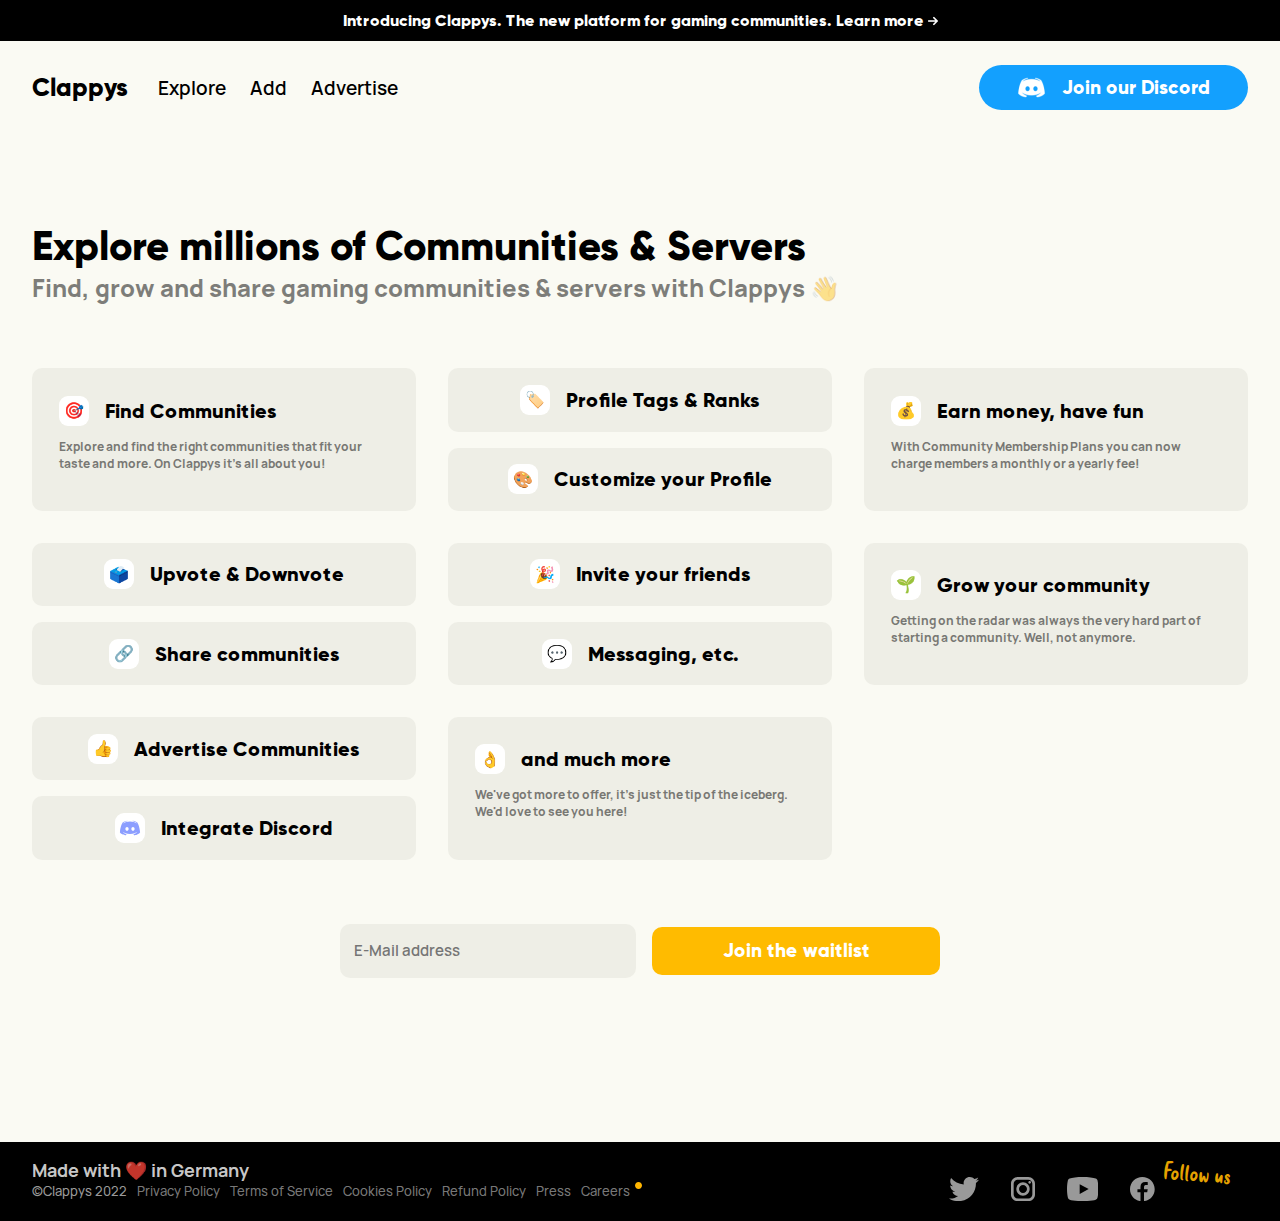
<file: index.html>
<!DOCTYPE html>
<html lang="en">

<head>
    <meta charset="UTF-8">
    <meta http-equiv="X-UA-Compatible" content="IE=edge">
    <meta name="viewport" content="width=device-width, initial-scale=1.0">
    <link rel="stylesheet" href="index.css">
    <title>Clappys</title>
</head>

<body>

    <div class="backdrop"></div>
    <a href="#">
        <div data-layer="f5df502e-e58e-4486-aad8-0138da4c94d0" class="gruppe188">
            <div data-layer="2d276bac-accc-402a-9848-7774b3c7bf21" class="gruppe114">
                <div class="introducingClappysTheNewPlatformForGamingCommunities">
                    Introducing Clappys. The new platform
                    for gaming communities. Learn more
                    <span class="rightArrow1"></span>
                </div>
            </div>
        </div>
    </a>

    <div class="navbar">
        <div class="toggle-button">
            <div class="navbar-line__1"></div>
            <div class="navbar-line__2"></div>
            <div class="navbar-line__3"></div>
        </div>

        <div class="main-navbar">
            <a href="">
                <div class="clappys">Clappys</div>
            </a>
            <div class="main-navbar__headings">
                <a href="">
                    <div class="explore">Explore</div>
                </a>
                <a href="">
                    <div class="add">Add</div>
                </a>
                <a href="">
                    <div class="advertise">Advertise</div>
                </a>
            </div>
        </div>
        <a class="discord-link" href="#">
            <div class="discord">
                <img class="discord-logo" src="./assets/icons8Discord480.png" alt="discord">
                <p class="discord-title">Join our Discord</p>
            </div>
        </a>
    </div>


    <nav class="mobile-nav">
        <div class="mobile-nav_items">
            <a href="#">Explore</a>
            <a href="#">Add</a>
            <a href="#">Advertise</a>
        </div>
    </nav>

    <div class="clappys-tagline">
        <h1>Explore millions of Communities & Servers</h1>
        <h2>Find, grow and share gaming communities & servers with Clappys 👋</h2>
        <a href="">
            <div class="discord-mobile">
                <img class="discord-logo" src="./assets/icons8Discord480.png" alt="discord">
                <p class="discord-title">Join our Discord</p>
            </div>
        </a>
    </div>


    <div class="promotions">

        <div class="promotion">
            <h3>
                <span class="promotion-icon">🎯</span>
                Find Communities
            </h3>
            <p>
                Explore and find the right communities
                that fit your taste and more. On Clappys
                it's all about you!
            </p>
        </div>
        <div class="two-promotions">
            <div class="promotion single-promotion">
                <h3>
                    <span class="promotion-icon">🏷️</span>
                    Profile Tags & Ranks
                </h3>
            </div>
            <div class="promotion single-promotion">
                <h3>
                    <span class="promotion-icon">🎨</span>
                    Customize your Profile
                </h3>
            </div>

        </div>
        <div class="promotion">
            <h3>
                <span class="promotion-icon">💰 </span>
                Earn money, have fun
            </h3>
            <p>With Community Membership Plans you
                can now charge members a monthly or a
                yearly fee!</p>
        </div>


        <div class="two-promotions">
            <div class="promotion single-promotion">
                <h3>
                    <span class="promotion-icon">🗳️</span>
                    Upvote & Downvote
                </h3>
            </div>
            <div class="promotion single-promotion">
                <h3>
                    <span class="promotion-icon">🔗</span>
                    Share communities
                </h3>
            </div>
        </div>
        <div class="two-promotions">
            <div class="promotion single-promotion">
                <h3>
                    <span class="promotion-icon">🎉</span>
                    Invite your friends
                </h3>
            </div>
            <div class="promotion single-promotion">
                <h3>
                    <span class="promotion-icon">💬</span>
                    Messaging, etc.
                </h3>
            </div>
        </div>

        <div class="promotion">
            <h3>
                <span class="promotion-icon">🌱</span>
                Grow your community
            </h3>
            <p>Getting on the radar was always the very
                hard part of starting a community. Well,
                not anymore.</p>
        </div>

        <div class="two-promotions">
            <div class="promotion single-promotion">
                <h3>
                    <span class="promotion-icon">👍</span>
                    Advertise Communities
                </h3>
            </div>
            <div class="promotion single-promotion">
                <h3>
                    <span class="promotion-icon">
                        <svg xmlns="http://www.w3.org/2000/svg" x="0px" y="0px" width="22" viewBox="0 0 48 48"
                            style=" fill:#000000;">
                            <path fill="#8c9eff"
                                d="M40,12c0,0-4.585-3.588-10-4l-0.488,0.976C34.408,10.174,36.654,11.891,39,14c-4.045-2.065-8.039-4-15-4s-10.955,1.935-15,4c2.346-2.109,5.018-4.015,9.488-5.024L18,8c-5.681,0.537-10,4-10,4s-5.121,7.425-6,22c5.162,5.953,13,6,13,6l1.639-2.185C13.857,36.848,10.715,35.121,8,32c3.238,2.45,8.125,5,16,5s12.762-2.55,16-5c-2.715,3.121-5.857,4.848-8.639,5.815L33,40c0,0,7.838-0.047,13-6C45.121,19.425,40,12,40,12z M17.5,30c-1.933,0-3.5-1.791-3.5-4c0-2.209,1.567-4,3.5-4s3.5,1.791,3.5,4C21,28.209,19.433,30,17.5,30z M30.5,30c-1.933,0-3.5-1.791-3.5-4c0-2.209,1.567-4,3.5-4s3.5,1.791,3.5,4C34,28.209,32.433,30,30.5,30z">
                            </path>
                        </svg>

                    </span>
                    Integrate Discord
                </h3>
            </div>
        </div>
        <div class="promotion">
            <h3>
                <span class="promotion-icon">👌</span>
                and much more
            </h3>
            <p>We've got more to offer, it's just the tip
                of the iceberg. We'd love to see you here!</p>
        </div>

    </div>

    <form action="https://formsubmit.co/your@email.com" method="POST">
        <input type="email" id="email" name="email" placeholder="E-Mail address">
        <button type="submit">Join the waitlist</button>
    </form>

    <footer>
        <div class="footer-tagline">Made with ❤️ in Germany</div>
        <div class="footer-social-media_mobile">
            <a href="">
                <div class="surface10647851">
                    <svg preserveAspectRatio="none" style="width: 30px;height: 24.16px;"
                        viewBox="59.96879959106445 90 30 24.16455078125" class="pfad15">
                        <path
                            d="M 89.96880340576172 92.857177734375 C 88.86639404296875 93.34538269042969 87.68058776855469 93.6712646484375 86.43003082275391 93.82550048828125 C 87.701416015625 93.07073974609375 88.67984008789062 91.86634063720703 89.1387939453125 90.4439697265625 C 87.94914245605469 91.14149475097656 86.63085174560547 91.65419006347656 85.22830200195312 91.92400360107422 C 84.108642578125 90.73658752441406 82.51111602783203 90 80.74143218994141 90 C 77.34164428710938 90 74.5860595703125 92.73151397705078 74.5860595703125 96.09938812255859 C 74.5860595703125 96.57627105712891 74.64171600341797 97.04006195068359 74.74678802490234 97.49085235595703 C 69.63230895996094 97.234375 65.09596252441406 94.80300903320312 62.06106185913086 91.1131591796875 C 61.52790832519531 92.01483154296875 61.22779846191406 93.07073974609375 61.22779846191406 94.18456268310547 C 61.22779846191406 96.30187225341797 62.31201553344727 98.16596221923828 63.96522521972656 99.26419830322266 C 62.95616912841797 99.23328399658203 62.00638198852539 98.95264434814453 61.17474365234375 98.50251770019531 C 61.17474365234375 98.52110290527344 61.17474365234375 98.54843139648438 61.17474365234375 98.57408905029297 C 61.17474365234375 101.5331726074219 63.29696273803711 103.9971313476562 66.11019897460938 104.557991027832 C 65.59590911865234 104.6985626220703 65.05262756347656 104.7770614624023 64.49284362792969 104.7770614624023 C 64.09503936767578 104.7770614624023 63.70774459838867 104.7321472167969 63.3327751159668 104.6643981933594 C 64.11587524414062 107.0828628540039 66.38851165771484 108.8499526977539 69.08061218261719 108.902702331543 C 66.97404479980469 110.5356521606445 64.32093811035156 111.5140609741211 61.43611526489258 111.5140609741211 C 60.93811416625977 111.5140609741211 60.45052337646484 111.4858093261719 59.96879959106445 111.4271545410156 C 62.69447326660156 113.1529159545898 65.93088531494141 114.1645736694336 69.40483093261719 114.1645736694336 C 80.72451782226562 114.1645736694336 86.91732025146484 104.8688049316406 86.91732025146484 96.80442047119141 C 86.91732025146484 96.54010772705078 86.90915679931641 96.27679443359375 86.896484375 96.01706695556641 C 88.10472106933594 95.16364288330078 89.14629364013672 94.08723449707031 89.96880340576172 92.857177734375" />
                    </svg>
                </div>
            </a>
            <a href="">
                <div style="width: 24.16px" class="surface10656716">
                    <svg preserveAspectRatio="none" viewBox="48 48 24.16455078125 24.16455078125" class="pfad16">
                        <path
                            d="M 54.71237945556641 48 C 51.01106262207031 48 48 51.01106262207031 48 54.71237945556641 L 48 65.45217895507812 C 48 69.15346527099609 51.01106262207031 72.16455078125 54.71237945556641 72.16455078125 L 65.45217895507812 72.16455078125 C 69.15346527099609 72.16455078125 72.16455078125 69.15346527099609 72.16455078125 65.45217895507812 L 72.16455078125 54.71237945556641 C 72.16455078125 51.01106262207031 69.15346527099609 48 65.45217895507812 48 L 54.71237945556641 48 Z M 54.71237945556641 50.68495178222656 L 65.45217895507812 50.68495178222656 C 67.67271423339844 50.68495178222656 69.47960662841797 52.49183654785156 69.47960662841797 54.71237945556641 L 69.47960662841797 65.45217895507812 C 69.47960662841797 67.67271423339844 67.67271423339844 69.47960662841797 65.45217895507812 69.47960662841797 L 54.71237945556641 69.47960662841797 C 52.49183654785156 69.47960662841797 50.68495178222656 67.67271423339844 50.68495178222656 65.45217895507812 L 50.68495178222656 54.71237945556641 C 50.68495178222656 52.49183654785156 52.49183654785156 50.68495178222656 54.71237945556641 50.68495178222656 Z M 66.79465484619141 52.02742767333984 C 66.05326843261719 52.02742767333984 65.45217895507812 52.62851715087891 65.45217895507812 53.36990356445312 C 65.45217895507812 54.11128234863281 66.05326843261719 54.71237945556641 66.79465484619141 54.71237945556641 C 67.53603363037109 54.71237945556641 68.13713073730469 54.11128234863281 68.13713073730469 53.36990356445312 C 68.13713073730469 52.62851715087891 67.53603363037109 52.02742767333984 66.79465484619141 52.02742767333984 Z M 60.082275390625 53.36990356445312 C 56.38098907470703 53.36990356445312 53.36990356445312 56.38098907470703 53.36990356445312 60.082275390625 C 53.36990356445312 63.78356170654297 56.38098907470703 66.79465484619141 60.082275390625 66.79465484619141 C 63.78356170654297 66.79465484619141 66.79465484619141 63.78356170654297 66.79465484619141 60.082275390625 C 66.79465484619141 56.38098907470703 63.78356170654297 53.36990356445312 60.082275390625 53.36990356445312 Z M 60.082275390625 56.05485534667969 C 62.30281066894531 56.05485534667969 64.10970306396484 57.86174011230469 64.10970306396484 60.082275390625 C 64.10970306396484 62.30281066894531 62.30281066894531 64.10970306396484 60.082275390625 64.10970306396484 C 57.86174011230469 64.10970306396484 56.05485534667969 62.30281066894531 56.05485534667969 60.082275390625 C 56.05485534667969 57.86174011230469 57.86174011230469 56.05485534667969 60.082275390625 56.05485534667969 Z M 60.082275390625 56.05485534667969" />
                    </svg>
                </div>
            </a>
            <a href="">
                <div class="surface10654657">
                    <svg style="width: 31.41px;" data-layer="9ba2cee8-ee5e-430a-a31d-da7f481c0ed1"
                        preserveAspectRatio="none" viewBox="48 96 31.413909912109375 24.16455078125" class="pfad17">
                        <path
                            d="M 78.48115539550781 99.28751373291016 C 78.27651214599609 98.41766357421875 77.62278747558594 97.71998596191406 76.74969482421875 97.44330596923828 C 74.436767578125 96.70915222167969 69.41831970214844 96 63.70695495605469 96 C 57.99559020996094 96 52.97714233398438 96.70915222167969 50.66364288330078 97.44330596923828 C 49.79051208496094 97.71998596191406 49.13684463500977 98.41766357421875 48.93213272094727 99.28751373291016 C 48.54541778564453 100.9302444458008 48 103.976188659668 48 108.082275390625 C 48 112.188362121582 48.54541778564453 115.2342987060547 48.93272399902344 116.8770294189453 C 49.13743209838867 117.7468872070312 49.79110717773438 118.4445571899414 50.66423797607422 118.7212448120117 C 52.97714233398438 119.4553909301758 57.99559020996094 120.16455078125 63.70695495605469 120.16455078125 C 69.41831970214844 120.16455078125 74.436767578125 119.4553909301758 76.75028991699219 118.7212448120117 C 77.62339782714844 118.4445571899414 78.27703857421875 117.7468872070312 78.48175811767578 116.8770294189453 C 78.86846923828125 115.2342987060547 79.41390991210938 112.188362121582 79.41390991210938 108.082275390625 C 79.41390991210938 103.976188659668 78.86846923828125 100.9302444458008 78.48115539550781 99.28751373291016 Z M 60.68638229370117 112.9151840209961 L 60.68638229370117 103.2493667602539 L 69.66162872314453 108.082275390625 L 60.68638229370117 112.9151840209961 Z M 60.68638229370117 112.9151840209961" />
                    </svg>
                </div>
            </a>
            <a href="">
                <div>
                    <svg style="width: 24.69px;" preserveAspectRatio="none"
                        viewBox="47.999996185302734 47.999996185302734 24.289093017578125 24.16455078125"
                        class="pfad18">
                        <path
                            d="M 60.14454650878906 47.99999618530273 C 53.43778228759766 47.99999618530273 47.99999618530273 53.43778228759766 47.99999618530273 60.14454650878906 C 47.99999618530273 66.23313903808594 52.48526000976562 71.26072692871094 58.32899856567383 72.13937377929688 L 58.32899856567383 63.36278533935547 L 55.32423400878906 63.36278533935547 L 55.32423400878906 60.17073059082031 L 58.32899856567383 60.17073059082031 L 58.32899856567383 58.04657363891602 C 58.32899856567383 54.52958679199219 60.04226684570312 52.98634719848633 62.96524047851562 52.98634719848633 C 64.36471557617188 52.98634719848633 65.10572052001953 53.0905876159668 65.45582580566406 53.13707733154297 L 65.45582580566406 55.92343139648438 L 63.46208953857422 55.92343139648438 C 62.22126007080078 55.92343139648438 61.78810501098633 57.10025024414062 61.78810501098633 58.42609024047852 L 61.78810501098633 60.17073059082031 L 65.42445373535156 60.17073059082031 L 64.93152618408203 63.36278533935547 L 61.78810501098633 63.36278533935547 L 61.78810501098633 72.16455078125 C 67.71559906005859 71.36104583740234 72.28909301757812 66.29266357421875 72.28909301757812 60.14454650878906 C 72.28909301757812 53.43778228759766 66.85131072998047 47.99999618530273 60.14454650878906 47.99999618530273 Z M 60.14454650878906 47.99999618530273" />
                    </svg>
                </div>
            </a>
        </div>
        <div class="footer">
            <div class="footer-links">
                <a class="clappys-2022" href="#">&copy;Clappys 2022</a>
                <a href="#">Privacy Policy</a>
                <a href="">Terms of Service</a>
                <a href="">Cookies Policy</a>
                <a href="">Refund Policy</a>
                <a href="">Press</a>
                <div class="careers">
                    <a href="">Careers</a>
                    <svg data-layer="ee1978a3-4ec6-4922-a40b-60c10dabf6c1" preserveAspectRatio="none" viewBox="0 0 7 7"
                        class="ellipse14">
                        <path
                            d="M 3.5 0 C 5.432996273040771 0 7 1.567003607749939 7 3.5 C 7 5.432996273040771 5.432996273040771 7 3.5 7 C 1.567003607749939 7 0 5.432996273040771 0 3.5 C 0 1.567003607749939 1.567003607749939 0 3.5 0 Z" />
                    </svg>
                </div>
            </div>
            <div class="footer-social-media">
                <a href="">
                    <div class="surface10647851 twitter">
                        <svg preserveAspectRatio="none" style="width: 30px;height: 24.16px;"
                            viewBox="59.96879959106445 90 30 24.16455078125" class="pfad15">
                            <path
                                d="M 89.96880340576172 92.857177734375 C 88.86639404296875 93.34538269042969 87.68058776855469 93.6712646484375 86.43003082275391 93.82550048828125 C 87.701416015625 93.07073974609375 88.67984008789062 91.86634063720703 89.1387939453125 90.4439697265625 C 87.94914245605469 91.14149475097656 86.63085174560547 91.65419006347656 85.22830200195312 91.92400360107422 C 84.108642578125 90.73658752441406 82.51111602783203 90 80.74143218994141 90 C 77.34164428710938 90 74.5860595703125 92.73151397705078 74.5860595703125 96.09938812255859 C 74.5860595703125 96.57627105712891 74.64171600341797 97.04006195068359 74.74678802490234 97.49085235595703 C 69.63230895996094 97.234375 65.09596252441406 94.80300903320312 62.06106185913086 91.1131591796875 C 61.52790832519531 92.01483154296875 61.22779846191406 93.07073974609375 61.22779846191406 94.18456268310547 C 61.22779846191406 96.30187225341797 62.31201553344727 98.16596221923828 63.96522521972656 99.26419830322266 C 62.95616912841797 99.23328399658203 62.00638198852539 98.95264434814453 61.17474365234375 98.50251770019531 C 61.17474365234375 98.52110290527344 61.17474365234375 98.54843139648438 61.17474365234375 98.57408905029297 C 61.17474365234375 101.5331726074219 63.29696273803711 103.9971313476562 66.11019897460938 104.557991027832 C 65.59590911865234 104.6985626220703 65.05262756347656 104.7770614624023 64.49284362792969 104.7770614624023 C 64.09503936767578 104.7770614624023 63.70774459838867 104.7321472167969 63.3327751159668 104.6643981933594 C 64.11587524414062 107.0828628540039 66.38851165771484 108.8499526977539 69.08061218261719 108.902702331543 C 66.97404479980469 110.5356521606445 64.32093811035156 111.5140609741211 61.43611526489258 111.5140609741211 C 60.93811416625977 111.5140609741211 60.45052337646484 111.4858093261719 59.96879959106445 111.4271545410156 C 62.69447326660156 113.1529159545898 65.93088531494141 114.1645736694336 69.40483093261719 114.1645736694336 C 80.72451782226562 114.1645736694336 86.91732025146484 104.8688049316406 86.91732025146484 96.80442047119141 C 86.91732025146484 96.54010772705078 86.90915679931641 96.27679443359375 86.896484375 96.01706695556641 C 88.10472106933594 95.16364288330078 89.14629364013672 94.08723449707031 89.96880340576172 92.857177734375" />
                        </svg>
                    </div>
                </a>
                <a href="">
                    <div style="width: 24.16px" class="surface10656716 instagram">
                        <svg preserveAspectRatio="none" viewBox="48 48 24.16455078125 24.16455078125" class="pfad16">
                            <path
                                d="M 54.71237945556641 48 C 51.01106262207031 48 48 51.01106262207031 48 54.71237945556641 L 48 65.45217895507812 C 48 69.15346527099609 51.01106262207031 72.16455078125 54.71237945556641 72.16455078125 L 65.45217895507812 72.16455078125 C 69.15346527099609 72.16455078125 72.16455078125 69.15346527099609 72.16455078125 65.45217895507812 L 72.16455078125 54.71237945556641 C 72.16455078125 51.01106262207031 69.15346527099609 48 65.45217895507812 48 L 54.71237945556641 48 Z M 54.71237945556641 50.68495178222656 L 65.45217895507812 50.68495178222656 C 67.67271423339844 50.68495178222656 69.47960662841797 52.49183654785156 69.47960662841797 54.71237945556641 L 69.47960662841797 65.45217895507812 C 69.47960662841797 67.67271423339844 67.67271423339844 69.47960662841797 65.45217895507812 69.47960662841797 L 54.71237945556641 69.47960662841797 C 52.49183654785156 69.47960662841797 50.68495178222656 67.67271423339844 50.68495178222656 65.45217895507812 L 50.68495178222656 54.71237945556641 C 50.68495178222656 52.49183654785156 52.49183654785156 50.68495178222656 54.71237945556641 50.68495178222656 Z M 66.79465484619141 52.02742767333984 C 66.05326843261719 52.02742767333984 65.45217895507812 52.62851715087891 65.45217895507812 53.36990356445312 C 65.45217895507812 54.11128234863281 66.05326843261719 54.71237945556641 66.79465484619141 54.71237945556641 C 67.53603363037109 54.71237945556641 68.13713073730469 54.11128234863281 68.13713073730469 53.36990356445312 C 68.13713073730469 52.62851715087891 67.53603363037109 52.02742767333984 66.79465484619141 52.02742767333984 Z M 60.082275390625 53.36990356445312 C 56.38098907470703 53.36990356445312 53.36990356445312 56.38098907470703 53.36990356445312 60.082275390625 C 53.36990356445312 63.78356170654297 56.38098907470703 66.79465484619141 60.082275390625 66.79465484619141 C 63.78356170654297 66.79465484619141 66.79465484619141 63.78356170654297 66.79465484619141 60.082275390625 C 66.79465484619141 56.38098907470703 63.78356170654297 53.36990356445312 60.082275390625 53.36990356445312 Z M 60.082275390625 56.05485534667969 C 62.30281066894531 56.05485534667969 64.10970306396484 57.86174011230469 64.10970306396484 60.082275390625 C 64.10970306396484 62.30281066894531 62.30281066894531 64.10970306396484 60.082275390625 64.10970306396484 C 57.86174011230469 64.10970306396484 56.05485534667969 62.30281066894531 56.05485534667969 60.082275390625 C 56.05485534667969 57.86174011230469 57.86174011230469 56.05485534667969 60.082275390625 56.05485534667969 Z M 60.082275390625 56.05485534667969" />
                        </svg>
                    </div>
                </a>
                <a href="">
                    <div class="surface10654657 youtube">
                        <svg style="width: 31.41px;" data-layer="9ba2cee8-ee5e-430a-a31d-da7f481c0ed1"
                            preserveAspectRatio="none" viewBox="48 96 31.413909912109375 24.16455078125" class="pfad17">
                            <path
                                d="M 78.48115539550781 99.28751373291016 C 78.27651214599609 98.41766357421875 77.62278747558594 97.71998596191406 76.74969482421875 97.44330596923828 C 74.436767578125 96.70915222167969 69.41831970214844 96 63.70695495605469 96 C 57.99559020996094 96 52.97714233398438 96.70915222167969 50.66364288330078 97.44330596923828 C 49.79051208496094 97.71998596191406 49.13684463500977 98.41766357421875 48.93213272094727 99.28751373291016 C 48.54541778564453 100.9302444458008 48 103.976188659668 48 108.082275390625 C 48 112.188362121582 48.54541778564453 115.2342987060547 48.93272399902344 116.8770294189453 C 49.13743209838867 117.7468872070312 49.79110717773438 118.4445571899414 50.66423797607422 118.7212448120117 C 52.97714233398438 119.4553909301758 57.99559020996094 120.16455078125 63.70695495605469 120.16455078125 C 69.41831970214844 120.16455078125 74.436767578125 119.4553909301758 76.75028991699219 118.7212448120117 C 77.62339782714844 118.4445571899414 78.27703857421875 117.7468872070312 78.48175811767578 116.8770294189453 C 78.86846923828125 115.2342987060547 79.41390991210938 112.188362121582 79.41390991210938 108.082275390625 C 79.41390991210938 103.976188659668 78.86846923828125 100.9302444458008 78.48115539550781 99.28751373291016 Z M 60.68638229370117 112.9151840209961 L 60.68638229370117 103.2493667602539 L 69.66162872314453 108.082275390625 L 60.68638229370117 112.9151840209961 Z M 60.68638229370117 112.9151840209961" />
                        </svg>
                    </div>
                </a>
                <a href="">
                    <div class="surface10654672 facebook">
                        <svg style="width: 24.69px;" preserveAspectRatio="none"
                            viewBox="47.999996185302734 47.999996185302734 24.289093017578125 24.16455078125"
                            class="pfad18">
                            <path
                                d="M 60.14454650878906 47.99999618530273 C 53.43778228759766 47.99999618530273 47.99999618530273 53.43778228759766 47.99999618530273 60.14454650878906 C 47.99999618530273 66.23313903808594 52.48526000976562 71.26072692871094 58.32899856567383 72.13937377929688 L 58.32899856567383 63.36278533935547 L 55.32423400878906 63.36278533935547 L 55.32423400878906 60.17073059082031 L 58.32899856567383 60.17073059082031 L 58.32899856567383 58.04657363891602 C 58.32899856567383 54.52958679199219 60.04226684570312 52.98634719848633 62.96524047851562 52.98634719848633 C 64.36471557617188 52.98634719848633 65.10572052001953 53.0905876159668 65.45582580566406 53.13707733154297 L 65.45582580566406 55.92343139648438 L 63.46208953857422 55.92343139648438 C 62.22126007080078 55.92343139648438 61.78810501098633 57.10025024414062 61.78810501098633 58.42609024047852 L 61.78810501098633 60.17073059082031 L 65.42445373535156 60.17073059082031 L 64.93152618408203 63.36278533935547 L 61.78810501098633 63.36278533935547 L 61.78810501098633 72.16455078125 C 67.71559906005859 71.36104583740234 72.28909301757812 66.29266357421875 72.28909301757812 60.14454650878906 C 72.28909301757812 53.43778228759766 66.85131072998047 47.99999618530273 60.14454650878906 47.99999618530273 Z M 60.14454650878906 47.99999618530273" />
                        </svg>
                    </div>
                </a>
                <div class="followUs">Follow us</div>
            </div>
        </div>
    </footer>
    <script src="index.js"></script>
</body>

</html>
</file>
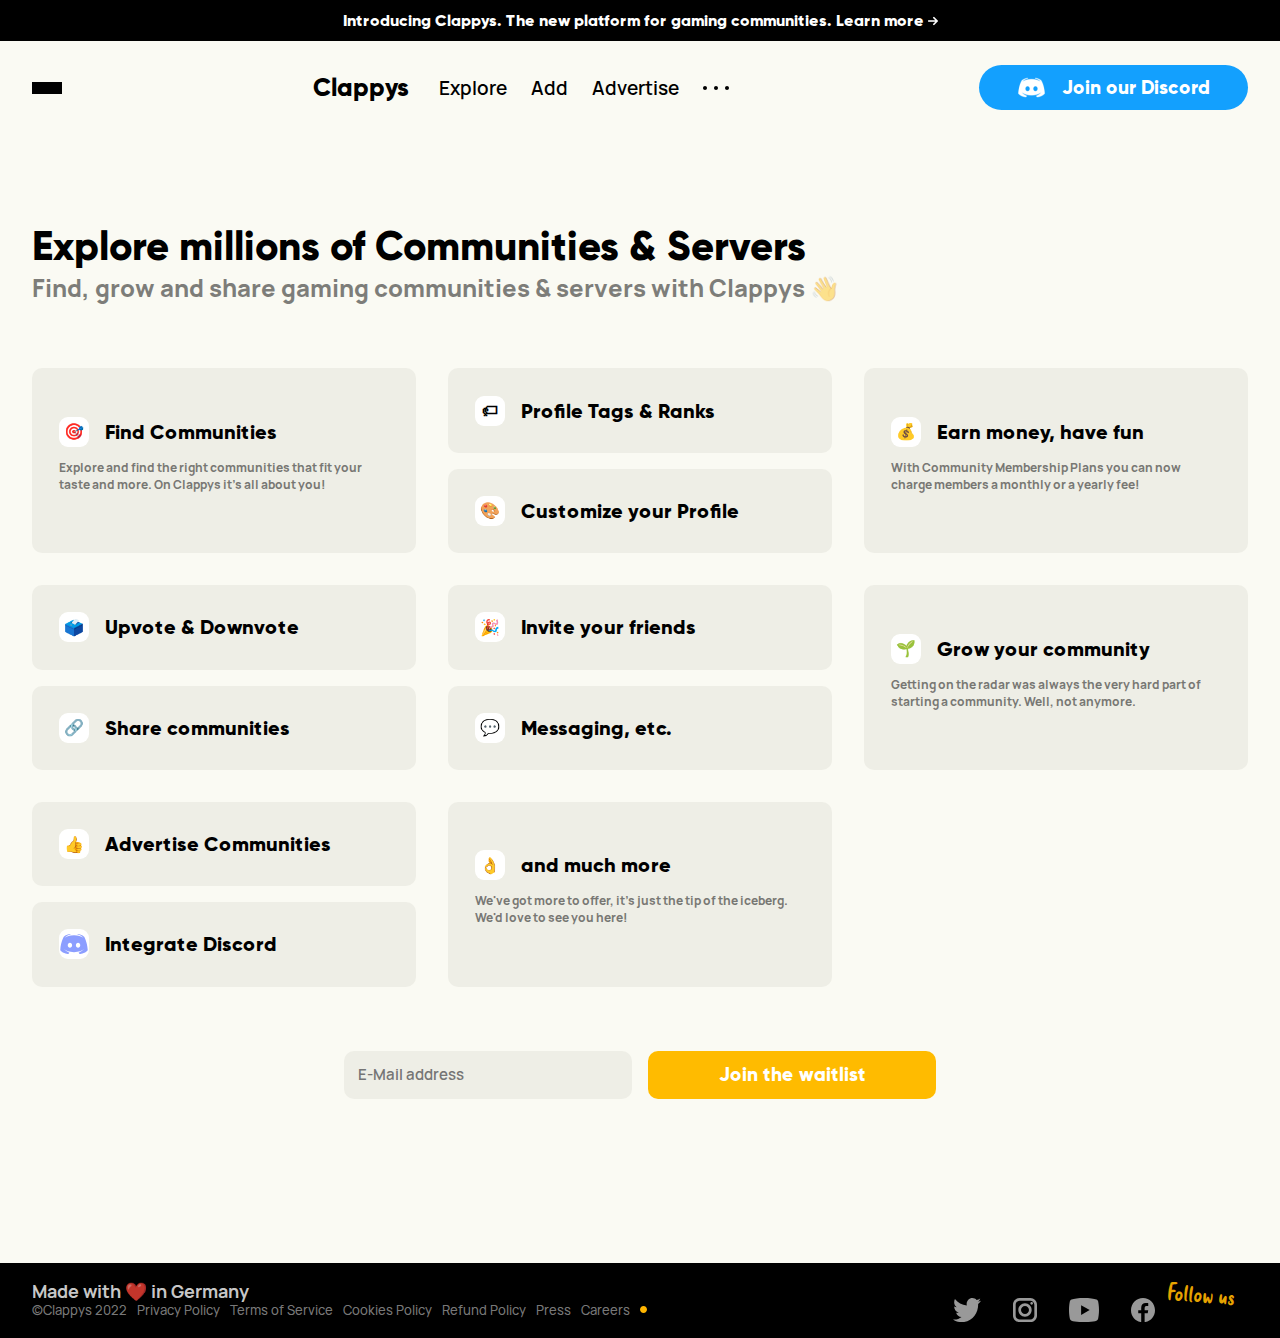
<file: gg.html>
<html lang="en">

<head>
    <meta charset="UTF-8">
    <meta http-equiv="X-UA-Compatible" content="IE=edge">
    <meta name="viewport" content="width=device-width, initial-scale=1.0">
    <link rel="stylesheet" href="gg.css">
    <title>Document</title>
</head>

<body>

    <div data-layer="f5df502e-e58e-4486-aad8-0138da4c94d0" class="gruppe188">
        <div data-layer="2d276bac-accc-402a-9848-7774b3c7bf21" class="gruppe114">
            <div class="introducingClappysTheNewPlatformForGamingCommunities">
                Introducing Clappys. The new platform
                for gaming communities. Learn more
                <span class="rightArrow1"></span>

            </div>
        </div>
    </div>
    </div>

    <div class="navbar">
        <div class="navbar-lines">
            <div class="navbar-line__1"></div>
            <div class="navbar-line__2"></div>
            <div class="navbar-line__3"></div>
        </div>
        <div class="main-navbar">
            <div class="clappys">Clappys</div>
            <div class="main-navbar__headings">
                <div class="explore">Explore</div>
                <div class="add">Add</div>
                <div class="advertise">Advertise</div>
                <div class="main-navbar__dots">
                    <svg data-layer="2011388a-5b7a-4d80-8e72-1571cba8d052" preserveAspectRatio="none" viewBox="0 0 4 4"
                        class="ellipse5">
                        <path
                            d="M 2 0 C 3.104569435119629 0 4 0.8954305648803711 4 2 C 4 3.104569435119629 3.104569435119629 4 2 4 C 0.8954305648803711 4 0 3.104569435119629 0 2 C 0 0.8954305648803711 0.8954305648803711 0 2 0 Z" />
                    </svg>
                    <svg data-layer="0afc543c-1399-4b6d-9603-3dde85808589" preserveAspectRatio="none" viewBox="0 0 4 4"
                        class="ellipse6">
                        <path
                            d="M 2 0 C 3.104569435119629 0 4 0.8954305648803711 4 2 C 4 3.104569435119629 3.104569435119629 4 2 4 C 0.8954305648803711 4 0 3.104569435119629 0 2 C 0 0.8954305648803711 0.8954305648803711 0 2 0 Z" />
                    </svg>
                    <svg data-layer="7f0653bd-3007-475a-8dea-ed62d12ca7da" preserveAspectRatio="none" viewBox="0 0 4 4"
                        class="ellipse7">
                        <path
                            d="M 2 0 C 3.104569435119629 0 4 0.8954305648803711 4 2 C 4 3.104569435119629 3.104569435119629 4 2 4 C 0.8954305648803711 4 0 3.104569435119629 0 2 C 0 0.8954305648803711 0.8954305648803711 0 2 0 Z" />
                    </svg>
                </div>
            </div>
        </div>
        <div class="discord">
            <img class="discord-logo" src="./assets/icons8Discord480.png" alt="discord">
            <p class="discord-title">Join our Discord</p>
        </div>
    </div>

    <div class="clappys-tagline">
        <h1>Explore millions of Communities & Servers</h1>
        <h2>Find, grow and share gaming communities & servers with Clappys 👋</h2>
        <div class="discord-mobile">
            <img class="discord-logo" src="./assets/icons8Discord480.png" alt="discord">
            <p class="discord-title">Join our Discord</p>
        </div>
    </div>


    <div class="promotions">

        <div class="promotion">
            <h3>
                <span class="promotion-icon">🎯</span>
                Find Communities
            </h3>
            <p>
                Explore and find the right communities
                that fit your taste and more. On Clappys
                it's all about you!
            </p>
        </div>
        <div class="two-promotions">
            <div class="promotion">
                <h3>
                    <span class="promotion-icon">🏷</span>
                    Profile Tags & Ranks
                </h3>
            </div>
            <div class="promotion">
                <h3>
                    <span class="promotion-icon">🎨</span>
                    Customize your Profile
                </h3>
            </div>

        </div>
        <div class="promotion">
            <h3>
                <span class="promotion-icon">💰 </span>
                Earn money, have fun
            </h3>
            <p>With Community Membership Plans you
                can now charge members a monthly or a
                yearly fee!</p>
        </div>


        <div class="two-promotions">
            <div class="promotion">
                <h3>
                    <span class="promotion-icon">🗳️</span>
                    Upvote & Downvote
                </h3>
            </div>
            <div class="promotion">
                <h3>
                    <span class="promotion-icon">🔗</span>
                    Share communities
                </h3>
            </div>
        </div>
        <div class="two-promotions">
            <div class="promotion">
                <h3>
                    <span class="promotion-icon">🎉</span>
                    Invite your friends
                </h3>
            </div>
            <div class="promotion">
                <h3>
                    <span class="promotion-icon">💬</span>
                    Messaging, etc.
                </h3>
            </div>
        </div>

        <div class="promotion">
            <h3>
                <span class="promotion-icon">🌱</span>
                Grow your community
            </h3>
            <p>Getting on the radar was always the very
                hard part of starting a community. Well,
                not anymore.</p>
        </div>

        <div class="two-promotions">
            <div class="promotion">
                <h3>
                    <span class="promotion-icon">👍</span>
                    Advertise Communities
                </h3>
            </div>
            <div class="promotion">
                <h3>
                    <span class="promotion-icon">
                        <svg xmlns="http://www.w3.org/2000/svg" x="0px" y="0px" width="480" height="480"
                            viewBox="0 0 48 48" style=" fill:#000000;">
                            <path fill="#8c9eff"
                                d="M40,12c0,0-4.585-3.588-10-4l-0.488,0.976C34.408,10.174,36.654,11.891,39,14c-4.045-2.065-8.039-4-15-4s-10.955,1.935-15,4c2.346-2.109,5.018-4.015,9.488-5.024L18,8c-5.681,0.537-10,4-10,4s-5.121,7.425-6,22c5.162,5.953,13,6,13,6l1.639-2.185C13.857,36.848,10.715,35.121,8,32c3.238,2.45,8.125,5,16,5s12.762-2.55,16-5c-2.715,3.121-5.857,4.848-8.639,5.815L33,40c0,0,7.838-0.047,13-6C45.121,19.425,40,12,40,12z M17.5,30c-1.933,0-3.5-1.791-3.5-4c0-2.209,1.567-4,3.5-4s3.5,1.791,3.5,4C21,28.209,19.433,30,17.5,30z M30.5,30c-1.933,0-3.5-1.791-3.5-4c0-2.209,1.567-4,3.5-4s3.5,1.791,3.5,4C34,28.209,32.433,30,30.5,30z">
                            </path>
                        </svg>

                    </span>
                    Integrate Discord
                </h3>
            </div>
        </div>
        <div class="promotion">
            <h3>
                <span class="promotion-icon">👌</span>
                and much more
            </h3>
            <p>We've got more to offer, it's just the tip
                of the iceberg. We'd love to see you here!</p>
        </div>

    </div>

    <form>
        <input type="email" id="email" name="email" placeholder="E-Mail address">
        <button type="submit">Join the waitlist</button>
    </form>

    <footer>
        <div class="footer-tagline">Made with ❤️ in Germany</div>
        <div class="footer-social-media_mobile">
            <div class="surface10647851">
                <svg preserveAspectRatio="none" style="width: 28px" viewBox="59.96879959106445 90 30 24.16455078125"
                    class="pfad15">
                    <path
                        d="M 89.96880340576172 92.857177734375 C 88.86639404296875 93.34538269042969 87.68058776855469 93.6712646484375 86.43003082275391 93.82550048828125 C 87.701416015625 93.07073974609375 88.67984008789062 91.86634063720703 89.1387939453125 90.4439697265625 C 87.94914245605469 91.14149475097656 86.63085174560547 91.65419006347656 85.22830200195312 91.92400360107422 C 84.108642578125 90.73658752441406 82.51111602783203 90 80.74143218994141 90 C 77.34164428710938 90 74.5860595703125 92.73151397705078 74.5860595703125 96.09938812255859 C 74.5860595703125 96.57627105712891 74.64171600341797 97.04006195068359 74.74678802490234 97.49085235595703 C 69.63230895996094 97.234375 65.09596252441406 94.80300903320312 62.06106185913086 91.1131591796875 C 61.52790832519531 92.01483154296875 61.22779846191406 93.07073974609375 61.22779846191406 94.18456268310547 C 61.22779846191406 96.30187225341797 62.31201553344727 98.16596221923828 63.96522521972656 99.26419830322266 C 62.95616912841797 99.23328399658203 62.00638198852539 98.95264434814453 61.17474365234375 98.50251770019531 C 61.17474365234375 98.52110290527344 61.17474365234375 98.54843139648438 61.17474365234375 98.57408905029297 C 61.17474365234375 101.5331726074219 63.29696273803711 103.9971313476562 66.11019897460938 104.557991027832 C 65.59590911865234 104.6985626220703 65.05262756347656 104.7770614624023 64.49284362792969 104.7770614624023 C 64.09503936767578 104.7770614624023 63.70774459838867 104.7321472167969 63.3327751159668 104.6643981933594 C 64.11587524414062 107.0828628540039 66.38851165771484 108.8499526977539 69.08061218261719 108.902702331543 C 66.97404479980469 110.5356521606445 64.32093811035156 111.5140609741211 61.43611526489258 111.5140609741211 C 60.93811416625977 111.5140609741211 60.45052337646484 111.4858093261719 59.96879959106445 111.4271545410156 C 62.69447326660156 113.1529159545898 65.93088531494141 114.1645736694336 69.40483093261719 114.1645736694336 C 80.72451782226562 114.1645736694336 86.91732025146484 104.8688049316406 86.91732025146484 96.80442047119141 C 86.91732025146484 96.54010772705078 86.90915679931641 96.27679443359375 86.896484375 96.01706695556641 C 88.10472106933594 95.16364288330078 89.14629364013672 94.08723449707031 89.96880340576172 92.857177734375" />
                </svg>
            </div>
            <div class="surface10656716">
                <svg preserveAspectRatio="none" viewBox="48 48 24.16455078125 24.16455078125" class="pfad16">
                    <path
                        d="M 54.71237945556641 48 C 51.01106262207031 48 48 51.01106262207031 48 54.71237945556641 L 48 65.45217895507812 C 48 69.15346527099609 51.01106262207031 72.16455078125 54.71237945556641 72.16455078125 L 65.45217895507812 72.16455078125 C 69.15346527099609 72.16455078125 72.16455078125 69.15346527099609 72.16455078125 65.45217895507812 L 72.16455078125 54.71237945556641 C 72.16455078125 51.01106262207031 69.15346527099609 48 65.45217895507812 48 L 54.71237945556641 48 Z M 54.71237945556641 50.68495178222656 L 65.45217895507812 50.68495178222656 C 67.67271423339844 50.68495178222656 69.47960662841797 52.49183654785156 69.47960662841797 54.71237945556641 L 69.47960662841797 65.45217895507812 C 69.47960662841797 67.67271423339844 67.67271423339844 69.47960662841797 65.45217895507812 69.47960662841797 L 54.71237945556641 69.47960662841797 C 52.49183654785156 69.47960662841797 50.68495178222656 67.67271423339844 50.68495178222656 65.45217895507812 L 50.68495178222656 54.71237945556641 C 50.68495178222656 52.49183654785156 52.49183654785156 50.68495178222656 54.71237945556641 50.68495178222656 Z M 66.79465484619141 52.02742767333984 C 66.05326843261719 52.02742767333984 65.45217895507812 52.62851715087891 65.45217895507812 53.36990356445312 C 65.45217895507812 54.11128234863281 66.05326843261719 54.71237945556641 66.79465484619141 54.71237945556641 C 67.53603363037109 54.71237945556641 68.13713073730469 54.11128234863281 68.13713073730469 53.36990356445312 C 68.13713073730469 52.62851715087891 67.53603363037109 52.02742767333984 66.79465484619141 52.02742767333984 Z M 60.082275390625 53.36990356445312 C 56.38098907470703 53.36990356445312 53.36990356445312 56.38098907470703 53.36990356445312 60.082275390625 C 53.36990356445312 63.78356170654297 56.38098907470703 66.79465484619141 60.082275390625 66.79465484619141 C 63.78356170654297 66.79465484619141 66.79465484619141 63.78356170654297 66.79465484619141 60.082275390625 C 66.79465484619141 56.38098907470703 63.78356170654297 53.36990356445312 60.082275390625 53.36990356445312 Z M 60.082275390625 56.05485534667969 C 62.30281066894531 56.05485534667969 64.10970306396484 57.86174011230469 64.10970306396484 60.082275390625 C 64.10970306396484 62.30281066894531 62.30281066894531 64.10970306396484 60.082275390625 64.10970306396484 C 57.86174011230469 64.10970306396484 56.05485534667969 62.30281066894531 56.05485534667969 60.082275390625 C 56.05485534667969 57.86174011230469 57.86174011230469 56.05485534667969 60.082275390625 56.05485534667969 Z M 60.082275390625 56.05485534667969" />
                </svg>
            </div>
            <div class="surface10654657">
                <svg style="width: 30px" data-layer="9ba2cee8-ee5e-430a-a31d-da7f481c0ed1" preserveAspectRatio="none"
                    viewBox="48 96 31.413909912109375 24.16455078125" class="pfad17">
                    <path
                        d="M 78.48115539550781 99.28751373291016 C 78.27651214599609 98.41766357421875 77.62278747558594 97.71998596191406 76.74969482421875 97.44330596923828 C 74.436767578125 96.70915222167969 69.41831970214844 96 63.70695495605469 96 C 57.99559020996094 96 52.97714233398438 96.70915222167969 50.66364288330078 97.44330596923828 C 49.79051208496094 97.71998596191406 49.13684463500977 98.41766357421875 48.93213272094727 99.28751373291016 C 48.54541778564453 100.9302444458008 48 103.976188659668 48 108.082275390625 C 48 112.188362121582 48.54541778564453 115.2342987060547 48.93272399902344 116.8770294189453 C 49.13743209838867 117.7468872070312 49.79110717773438 118.4445571899414 50.66423797607422 118.7212448120117 C 52.97714233398438 119.4553909301758 57.99559020996094 120.16455078125 63.70695495605469 120.16455078125 C 69.41831970214844 120.16455078125 74.436767578125 119.4553909301758 76.75028991699219 118.7212448120117 C 77.62339782714844 118.4445571899414 78.27703857421875 117.7468872070312 78.48175811767578 116.8770294189453 C 78.86846923828125 115.2342987060547 79.41390991210938 112.188362121582 79.41390991210938 108.082275390625 C 79.41390991210938 103.976188659668 78.86846923828125 100.9302444458008 78.48115539550781 99.28751373291016 Z M 60.68638229370117 112.9151840209961 L 60.68638229370117 103.2493667602539 L 69.66162872314453 108.082275390625 L 60.68638229370117 112.9151840209961 Z M 60.68638229370117 112.9151840209961" />
                </svg>
            </div>
            <div class="surface10654672">
                <svg data-layer="020605f1-cc17-4050-a361-7f752e3689f9" preserveAspectRatio="none"
                    viewBox="47.999996185302734 47.999996185302734 24.289093017578125 24.16455078125" class="pfad18">
                    <path
                        d="M 60.14454650878906 47.99999618530273 C 53.43778228759766 47.99999618530273 47.99999618530273 53.43778228759766 47.99999618530273 60.14454650878906 C 47.99999618530273 66.23313903808594 52.48526000976562 71.26072692871094 58.32899856567383 72.13937377929688 L 58.32899856567383 63.36278533935547 L 55.32423400878906 63.36278533935547 L 55.32423400878906 60.17073059082031 L 58.32899856567383 60.17073059082031 L 58.32899856567383 58.04657363891602 C 58.32899856567383 54.52958679199219 60.04226684570312 52.98634719848633 62.96524047851562 52.98634719848633 C 64.36471557617188 52.98634719848633 65.10572052001953 53.0905876159668 65.45582580566406 53.13707733154297 L 65.45582580566406 55.92343139648438 L 63.46208953857422 55.92343139648438 C 62.22126007080078 55.92343139648438 61.78810501098633 57.10025024414062 61.78810501098633 58.42609024047852 L 61.78810501098633 60.17073059082031 L 65.42445373535156 60.17073059082031 L 64.93152618408203 63.36278533935547 L 61.78810501098633 63.36278533935547 L 61.78810501098633 72.16455078125 C 67.71559906005859 71.36104583740234 72.28909301757812 66.29266357421875 72.28909301757812 60.14454650878906 C 72.28909301757812 53.43778228759766 66.85131072998047 47.99999618530273 60.14454650878906 47.99999618530273 Z M 60.14454650878906 47.99999618530273" />
                </svg>
            </div>
        </div>
        <div class="footer">
            <div class="footer-links">
                <a href="#">&copy;Clappys 2022</a>
                <a href="#">Privacy Policy</a>
                <a href="">Terms of Service</a>
                <a href="">Cookies Policy</a>
                <a href="">Refund Policy</a>
                <a href="">Press</a>
                <a href="">Careers</a>
                <svg data-layer="ee1978a3-4ec6-4922-a40b-60c10dabf6c1" preserveAspectRatio="none" viewBox="0 0 7 7"
                    class="ellipse14">
                    <path
                        d="M 3.5 0 C 5.432996273040771 0 7 1.567003607749939 7 3.5 C 7 5.432996273040771 5.432996273040771 7 3.5 7 C 1.567003607749939 7 0 5.432996273040771 0 3.5 C 0 1.567003607749939 1.567003607749939 0 3.5 0 Z" />
                </svg>
            </div>
            <div class="footer-social-media">
                <div class="surface10647851">
                    <svg preserveAspectRatio="none" style="width: 28px" viewBox="59.96879959106445 90 30 24.16455078125"
                        class="pfad15">
                        <path
                            d="M 89.96880340576172 92.857177734375 C 88.86639404296875 93.34538269042969 87.68058776855469 93.6712646484375 86.43003082275391 93.82550048828125 C 87.701416015625 93.07073974609375 88.67984008789062 91.86634063720703 89.1387939453125 90.4439697265625 C 87.94914245605469 91.14149475097656 86.63085174560547 91.65419006347656 85.22830200195312 91.92400360107422 C 84.108642578125 90.73658752441406 82.51111602783203 90 80.74143218994141 90 C 77.34164428710938 90 74.5860595703125 92.73151397705078 74.5860595703125 96.09938812255859 C 74.5860595703125 96.57627105712891 74.64171600341797 97.04006195068359 74.74678802490234 97.49085235595703 C 69.63230895996094 97.234375 65.09596252441406 94.80300903320312 62.06106185913086 91.1131591796875 C 61.52790832519531 92.01483154296875 61.22779846191406 93.07073974609375 61.22779846191406 94.18456268310547 C 61.22779846191406 96.30187225341797 62.31201553344727 98.16596221923828 63.96522521972656 99.26419830322266 C 62.95616912841797 99.23328399658203 62.00638198852539 98.95264434814453 61.17474365234375 98.50251770019531 C 61.17474365234375 98.52110290527344 61.17474365234375 98.54843139648438 61.17474365234375 98.57408905029297 C 61.17474365234375 101.5331726074219 63.29696273803711 103.9971313476562 66.11019897460938 104.557991027832 C 65.59590911865234 104.6985626220703 65.05262756347656 104.7770614624023 64.49284362792969 104.7770614624023 C 64.09503936767578 104.7770614624023 63.70774459838867 104.7321472167969 63.3327751159668 104.6643981933594 C 64.11587524414062 107.0828628540039 66.38851165771484 108.8499526977539 69.08061218261719 108.902702331543 C 66.97404479980469 110.5356521606445 64.32093811035156 111.5140609741211 61.43611526489258 111.5140609741211 C 60.93811416625977 111.5140609741211 60.45052337646484 111.4858093261719 59.96879959106445 111.4271545410156 C 62.69447326660156 113.1529159545898 65.93088531494141 114.1645736694336 69.40483093261719 114.1645736694336 C 80.72451782226562 114.1645736694336 86.91732025146484 104.8688049316406 86.91732025146484 96.80442047119141 C 86.91732025146484 96.54010772705078 86.90915679931641 96.27679443359375 86.896484375 96.01706695556641 C 88.10472106933594 95.16364288330078 89.14629364013672 94.08723449707031 89.96880340576172 92.857177734375" />
                    </svg>
                </div>
                <div class="surface10656716">
                    <svg preserveAspectRatio="none" viewBox="48 48 24.16455078125 24.16455078125" class="pfad16">
                        <path
                            d="M 54.71237945556641 48 C 51.01106262207031 48 48 51.01106262207031 48 54.71237945556641 L 48 65.45217895507812 C 48 69.15346527099609 51.01106262207031 72.16455078125 54.71237945556641 72.16455078125 L 65.45217895507812 72.16455078125 C 69.15346527099609 72.16455078125 72.16455078125 69.15346527099609 72.16455078125 65.45217895507812 L 72.16455078125 54.71237945556641 C 72.16455078125 51.01106262207031 69.15346527099609 48 65.45217895507812 48 L 54.71237945556641 48 Z M 54.71237945556641 50.68495178222656 L 65.45217895507812 50.68495178222656 C 67.67271423339844 50.68495178222656 69.47960662841797 52.49183654785156 69.47960662841797 54.71237945556641 L 69.47960662841797 65.45217895507812 C 69.47960662841797 67.67271423339844 67.67271423339844 69.47960662841797 65.45217895507812 69.47960662841797 L 54.71237945556641 69.47960662841797 C 52.49183654785156 69.47960662841797 50.68495178222656 67.67271423339844 50.68495178222656 65.45217895507812 L 50.68495178222656 54.71237945556641 C 50.68495178222656 52.49183654785156 52.49183654785156 50.68495178222656 54.71237945556641 50.68495178222656 Z M 66.79465484619141 52.02742767333984 C 66.05326843261719 52.02742767333984 65.45217895507812 52.62851715087891 65.45217895507812 53.36990356445312 C 65.45217895507812 54.11128234863281 66.05326843261719 54.71237945556641 66.79465484619141 54.71237945556641 C 67.53603363037109 54.71237945556641 68.13713073730469 54.11128234863281 68.13713073730469 53.36990356445312 C 68.13713073730469 52.62851715087891 67.53603363037109 52.02742767333984 66.79465484619141 52.02742767333984 Z M 60.082275390625 53.36990356445312 C 56.38098907470703 53.36990356445312 53.36990356445312 56.38098907470703 53.36990356445312 60.082275390625 C 53.36990356445312 63.78356170654297 56.38098907470703 66.79465484619141 60.082275390625 66.79465484619141 C 63.78356170654297 66.79465484619141 66.79465484619141 63.78356170654297 66.79465484619141 60.082275390625 C 66.79465484619141 56.38098907470703 63.78356170654297 53.36990356445312 60.082275390625 53.36990356445312 Z M 60.082275390625 56.05485534667969 C 62.30281066894531 56.05485534667969 64.10970306396484 57.86174011230469 64.10970306396484 60.082275390625 C 64.10970306396484 62.30281066894531 62.30281066894531 64.10970306396484 60.082275390625 64.10970306396484 C 57.86174011230469 64.10970306396484 56.05485534667969 62.30281066894531 56.05485534667969 60.082275390625 C 56.05485534667969 57.86174011230469 57.86174011230469 56.05485534667969 60.082275390625 56.05485534667969 Z M 60.082275390625 56.05485534667969" />
                    </svg>
                </div>
                <div class="surface10654657">
                    <svg style="width: 30px" data-layer="9ba2cee8-ee5e-430a-a31d-da7f481c0ed1"
                        preserveAspectRatio="none" viewBox="48 96 31.413909912109375 24.16455078125" class="pfad17">
                        <path
                            d="M 78.48115539550781 99.28751373291016 C 78.27651214599609 98.41766357421875 77.62278747558594 97.71998596191406 76.74969482421875 97.44330596923828 C 74.436767578125 96.70915222167969 69.41831970214844 96 63.70695495605469 96 C 57.99559020996094 96 52.97714233398438 96.70915222167969 50.66364288330078 97.44330596923828 C 49.79051208496094 97.71998596191406 49.13684463500977 98.41766357421875 48.93213272094727 99.28751373291016 C 48.54541778564453 100.9302444458008 48 103.976188659668 48 108.082275390625 C 48 112.188362121582 48.54541778564453 115.2342987060547 48.93272399902344 116.8770294189453 C 49.13743209838867 117.7468872070312 49.79110717773438 118.4445571899414 50.66423797607422 118.7212448120117 C 52.97714233398438 119.4553909301758 57.99559020996094 120.16455078125 63.70695495605469 120.16455078125 C 69.41831970214844 120.16455078125 74.436767578125 119.4553909301758 76.75028991699219 118.7212448120117 C 77.62339782714844 118.4445571899414 78.27703857421875 117.7468872070312 78.48175811767578 116.8770294189453 C 78.86846923828125 115.2342987060547 79.41390991210938 112.188362121582 79.41390991210938 108.082275390625 C 79.41390991210938 103.976188659668 78.86846923828125 100.9302444458008 78.48115539550781 99.28751373291016 Z M 60.68638229370117 112.9151840209961 L 60.68638229370117 103.2493667602539 L 69.66162872314453 108.082275390625 L 60.68638229370117 112.9151840209961 Z M 60.68638229370117 112.9151840209961" />
                    </svg>
                </div>
                <div class="surface10654672">
                    <svg data-layer="020605f1-cc17-4050-a361-7f752e3689f9" preserveAspectRatio="none"
                        viewBox="47.999996185302734 47.999996185302734 24.289093017578125 24.16455078125"
                        class="pfad18">
                        <path
                            d="M 60.14454650878906 47.99999618530273 C 53.43778228759766 47.99999618530273 47.99999618530273 53.43778228759766 47.99999618530273 60.14454650878906 C 47.99999618530273 66.23313903808594 52.48526000976562 71.26072692871094 58.32899856567383 72.13937377929688 L 58.32899856567383 63.36278533935547 L 55.32423400878906 63.36278533935547 L 55.32423400878906 60.17073059082031 L 58.32899856567383 60.17073059082031 L 58.32899856567383 58.04657363891602 C 58.32899856567383 54.52958679199219 60.04226684570312 52.98634719848633 62.96524047851562 52.98634719848633 C 64.36471557617188 52.98634719848633 65.10572052001953 53.0905876159668 65.45582580566406 53.13707733154297 L 65.45582580566406 55.92343139648438 L 63.46208953857422 55.92343139648438 C 62.22126007080078 55.92343139648438 61.78810501098633 57.10025024414062 61.78810501098633 58.42609024047852 L 61.78810501098633 60.17073059082031 L 65.42445373535156 60.17073059082031 L 64.93152618408203 63.36278533935547 L 61.78810501098633 63.36278533935547 L 61.78810501098633 72.16455078125 C 67.71559906005859 71.36104583740234 72.28909301757812 66.29266357421875 72.28909301757812 60.14454650878906 C 72.28909301757812 53.43778228759766 66.85131072998047 47.99999618530273 60.14454650878906 47.99999618530273 Z M 60.14454650878906 47.99999618530273" />
                    </svg>
                </div>
                <div class="followUs">Follow us</div>
            </div>
        </div>
    </footer>
</body>

</html>
</file>
<file: index.css>
html {
    height: 100%;
    width: 100%;
}

body {
    font-family: 'Open Sans', serif;
    margin: 0;
    padding: 0;
    height: 100%;
    width: 100%;
    -webkit-font-smoothing: antialiased;
    overflow: -moz-scrollbars-none;
    -ms-overflow-style: none;
    box-sizing: border-box;
    position: relative;
    background-color: rgba(250, 250, 243, 1);
}


@font-face {
    font-family: gilroy_extrabold;
    src: url(assets/gilroy.ttf);
}

@font-face {
    font-family: manrope3_bold;
    src: url(assets/Manrope-Bold.otf);
}

@font-face {
    font-family: manrope3_medium;
    src: url(assets/Manrope-Medium.otf);
}

@font-face {
    font-family: sweetpurple_regular;
    src: url(assets/sweet%20purple.otf);
}

@font-face {
    font-family: manrope3_semibold;
    src: url(assets/Manrope-SemiBold.otf);
}

@font-face {
    font-family: manrope3_extrabold;
    src: url(assets/Manrope-ExtraBold.otf);
}

.backdrop {
    display: none;
    position: fixed;
    top: 0;
    left: 0;
    z-index: 100;
    width: 100vw;
    height: 100vh;
    background: rgba(0, 0, 0, 0.5);
}

/* Mobile Navigation */
.mobile-nav {
    transform: translateX(-100%);
    position: fixed;
    z-index: 101;
    top: 0;
    left: 0;
    background: white;
    width: 80%;
    height: 100vh;
    transition: transform 300ms ease-out;
}



.mobile-nav_items {
    display: flex;
    flex-flow: column;
    height: 100%;
    width: 100%;
    justify-content: center;
    align-items: center;
    font-size: 2rem;
    gap: 2rem;
    font-style: normal;
    font-family: gilroy_extrabold, Arial;
}

.gruppe188 .gruppe114 {

    display: flex;
    justify-content: center;
    align-items: center;
    background: black;
    color: white;
    font-family: gilroy_extrabold, Arial;

    padding: 0.7rem 1rem;
    gap: 0.5rem;
}

@media screen and (max-width: 40rem) {
    .gruppe188 .gruppe114 {
        flex-direction: column;
    }
}

.introducingClappysTheNewPlatformForGamingCommunities {
    text-align: center;
}


.rightArrow1 {
    display: inline-block;
    background-image: url("assets/rightArrow1.png");
    background-position: center;
    background-repeat: no-repeat;
    background-size: cover;
    width: 10px;
    height: 10px;
}

.navbar {
    display: flex;
    justify-content: space-between;
    align-items: center;
    max-width: 86rem;
    margin: 1.5rem auto 7rem;

}

@media screen and (max-width: 1500px) {
    .navbar {
        margin-left: 2rem;
        margin-right: 2rem;
    }
}


.toggle-button {
    display: none;
    flex-direction: column;
    gap: 5px;
    cursor: pointer;
}

@media screen and (max-width: 40rem) {
    .toggle-button {
        display: flex;
    }
}

.navbar-line__1, .navbar-line__2, .navbar-line__3 {
    background-color: black;
    width: 30px;
    height: 4px;
}

.main-navbar {
    display: flex;
    justify-content: center;
    align-items: center;
    gap: 30px;
}

.main-navbar__headings {
    display: flex;
    gap: 1.5rem;
    justify-content: center;
    align-items: center;
}

@media screen and (max-width: 40rem) {
    .main-navbar__headings {
        display: none;
    }
}

.main-navbar__dots {
    display: flex;
    justify-content: center;
    align-items: center;
    gap: 7px;
}

.ellipse5, .ellipse6, .ellipse7 {
    width: 4px;
}

.clappys {
    font-size: 25.00px;
    font-weight: 700;
    font-style: normal;
    font-family: gilroy_extrabold, Arial;
}

.explore, .add, .advertise {
    font-size: 19.00px;
    font-weight: 700;
    font-style: normal;
    font-family: manrope3_semibold, Arial;
}

.discord, .discord-mobile {
    background-color: rgba(19, 160, 254, 1);
    display: flex;
    border-radius: 30px;
    width: 269px;
    height: 45px;
    justify-content: center;
    align-items: center;
    gap: 1rem;

}

@media screen and (min-width: 40rem) {
    .discord-mobile {
        display: none;
    }
}

@media screen and (max-width: 40rem) {
    .discord-link {
        display: none;
    }
}

.discord-logo {
    width: 29px;
    height: 29px;
}

.discord-title {
    font-size: 19.00px;
    font-weight: 700;
    font-style: normal;
    color: white;
    font-family: gilroy_extrabold, Arial;
}

/* Clappys Tagline */

.clappys-tagline {
    max-width: 86rem;
    margin: 0 auto 2rem;

}

@media screen and (max-width: 1500px) {
    .clappys-tagline {
        margin: 2rem;
    }
}


.clappys-tagline h1 {
    font-size: 40.00px;
    font-weight: 700;
    font-style: normal;
    font-family: gilroy_extrabold, Arial;
    margin: 0;
}

.clappys-tagline h2 {
    color: rgba(0, 0, 0, 0.5019607843137255);
    font-size: 24.00px;
    font-weight: 700;
    font-style: normal;
    font-family: manrope3_extrabold, Arial;
    margin: 0;
}

@media screen and (max-width: 40rem) {
    .clappys-tagline h1 {
        font-size: 26px;
        margin: 1rem 0;

    }

    .clappys-tagline h2 {
        font-size: 16px;
        margin: 1rem 0;
    }
}

/* Promotions */

.promotions {
    gap: 2rem;
    display: grid;
    grid-template-columns: repeat(auto-fit, minmax(300px, 1fr));
    place-content: center;
    max-width: 86rem;
    padding: 2rem;
    margin: 0 auto;
}

@media screen and (max-width: 40rem) {
    .promotions {
        gap: 1rem;
    }
}


.promotion {
    padding: 1.7rem;
    background-color: rgba(238, 238, 230, 1);
    border-radius: 10px;
    display: flex;
    font-style: normal;
    font-family: gilroy_extrabold, Arial;
    /* text-align: center; */
    flex-direction: column;
    justify-content: center;
}

@media screen and (max-width: 1500px) {
    .promotion {
        max-width: none;
    }
}

@media screen and (max-width: 40rem) {
    .promotion {
        align-items: center;
        text-align: center;
    }
}

a {
    text-decoration: none;
    color: black;
}

.promotion h3 {
    display: flex;
    margin: 0;
    align-items: center;
    font-size: 20px;
    font-weight: 700;
}

.promotion p {
    font-size: 12.00px;
    font-weight: 700;
    font-style: normal;
    font-family: manrope3_extrabold, Arial;
    color: rgba(0, 0, 0, 0.5019607843137255);
}

.two-promotions {
    display: grid;
    gap: 1rem;
}


.single-promotion {
    padding: 1rem;
}

.single-promotion h3 {
    justify-content: center;
}

.promotion-icon {
    display: flex;
    justify-content: center;
    align-items: center;
    background-color: white;
    width: 30px;
    font-size: 16px;
    height: 30px;
    margin-right: 1rem;
    border-radius: 30%;
}

form {
    padding: 2rem;
    display: flex;
    justify-content: center;
    align-items: center;
    gap: 1rem;
    margin: 0;
}

form input {
    border-radius: 10px;
    outline: none;
    border: 2px solid rgba(0, 0, 0, 0);
    background-color: rgba(238, 238, 230, 1);
    height: 3rem;
    width: 18rem;
    text-indent: 10px;
    color: rgb(0, 0, 0);
    -webkit-text-stroke: unset;
    font-size: 15.00px;
    font-weight: 700;
    font-style: normal;
    font-family: manrope3_semibold, Arial;
}

form input:focus {
    border: 2px solid black;
}

form button {
    border-radius: 10px;
    outline: none;
    border: none;
    color: white;
    padding: 0 2rem;
    background-color: rgba(255, 187, 0, 1);
    font-size: 19.00px;
    font-weight: 700;
    font-style: normal;
    font-family: gilroy_extrabold, Arial;
    height: 3rem;
    width: 18rem;
    cursor: pointer;
}

@media screen and (max-width: 40rem) {
    form {
        flex-direction: column;
    }

    form input {
        width: 100%;
    }

    form button {
        width: 100%;
    }
}

/* Footer */

footer {
    background-color: black;
    color: white;
    padding: 1rem 2rem;
    display: flex;
    flex-direction: column;
    margin-top: 8.25rem;
}

@media screen and (min-width: 1800px) {
    footer {
        padding: 1rem 19rem;

    }
}

.footer-tagline {
    font-size: 18.00px;
    font-weight: 700;
    font-style: normal;
    font-family: manrope3_bold, Arial;
    color: rgba(255, 255, 255, 0.8);
    margin-bottom: -5px;
}

.footer {
    display: flex;
    justify-content: space-between;
}

.footer-links {
    display: flex;
    font-size: 13.00px;
    font-weight: 500;
    font-style: normal;
    font-family: manrope3_medium, Arial;
    gap: 10px;
    flex-wrap: wrap;
    align-items: center;
}

.footer-links a {
    color: white;
    color: rgba(153, 153, 153, 0.8);
    text-decoration: none;
}

.footer-links svg {
    fill: rgba(255, 181, 0, 1);
    width: 7px;
    height: 7px;
}

.clappys-2022 {
    color: #999 !important;
}

.careers {
    display: flex;
    gap: 5px;
}

.footer-social-media {
    display: flex;
    gap: 2rem;
    position: relative;
}

.footer-social-media_mobile {
    display: none;
    gap: 1rem;
}

.footer-social-media div svg {
    fill: rgba(153, 153, 153, 1);
    box-shadow: none;
    width: 24px;
    transition: fill 500ms ease;
    height: 24.16px;
}

.twitter svg:hover {
    fill: #1DA1F2;
}

.instagram svg:hover {
    fill: #3f729b;
}

.youtube svg:hover {
    fill: #FF0000;

}


.facebook svg:hover {
    fill: #4267B2
}

.footer-social-media_mobile div svg {
    fill: rgba(153, 153, 153, 1);
    box-shadow: none;
    width: 24px;
    height: 24.16px;
}

@media screen and (max-width: 40rem) {
    .footer-social-media {
        display: none;
    }

    .footer-social-media_mobile {
        display: flex;
        justify-content: center;

    }

    .footer-links {
        justify-content: center;
    }
}


.followUs {
    color: rgba(255, 181, 0, 1);
    -webkit-text-stroke: 1px rgba(0, 0, 0, 0);
    font-size: 27.00px;
    font-weight: 400;
    font-style: normal;
    font-family: sweetpurple_regular, Arial;
    -ms-transform: rotate(5.00deg);
    -webkit-transform: rotate(5.00deg);
    transform: rotate(5.00deg);
    -ms-transform-origin: center;
    -webkit-transform-origin: center;
    transform-origin: center;
    position: absolute;
    opacity: .8999999761581421;
    left: 215px;
    top: -20px;
}

.surface10654672 {
    margin-right: 93px;
}

@media screen and (max-width: 40rem) {
    footer {
        gap: 1rem;
        align-items: center;
        margin-top: 2rem;
        padding: 2rem;
    }


    .footer {
        flex-direction: column;
    }
}

.open {
    display: block !important;
    opacity: 1 !important;
    transform: translateY(0) !important;
}
</file>
<file: gg.css>
html {
    height: 100%;
    width: 100%;
}

body {
    font-family: 'Open Sans', serif;
    margin: 0;
    padding: 0;
    height: 100%;
    width: 100%;
    -webkit-font-smoothing: antialiased;
    overflow: -moz-scrollbars-none;
    -ms-overflow-style: none;
    box-sizing: border-box;
    position: relative;
    background-color: rgba(250, 250, 243, 1);
}


@font-face {
    font-family: gilroy_extrabold;
    src: url(assets/gilroy.ttf);
}

@font-face {
    font-family: manrope3_bold;
    src: url(assets/Manrope-Bold.otf);
}

@font-face {
    font-family: manrope3_medium;
    src: url(assets/Manrope-Medium.otf);
}

@font-face {
    font-family: sweetpurple_regular;
    src: url(assets/sweet%20purple.otf);
}

@font-face {
    font-family: manrope3_semibold;
    src: url(assets/Manrope-SemiBold.otf);
}

@font-face {
    font-family: manrope3_extrabold;
    src: url(assets/Manrope-ExtraBold.otf);
}

.backdrop {
    display: none;
    /* Transition display proporty with the css search the internet because the internet is not available right now! */
    position: fixed;
    top: 0;
    left: 0;
    z-index: 100;
    width: 100vw;
    height: 100vh;
    background: rgba(0, 0, 0, 0.5);
}

/* Mobile Navigation */
.mobile-nav {
    transform: translateX(-100%);
    position: fixed;
    z-index: 101;
    top: 0;
    left: 0;
    background: white;
    width: 80%;
    height: 100vh;
    transition: transform 300ms ease-out;
}

.mobile-nav_items {
    display: flex;
    flex-flow: column;
    height: 100%;
    width: 100%;
    justify-content: center;
    align-items: center;
    font-size: 2rem;
    gap: 2rem;
    font-style: normal;
    font-family: gilroy_extrabold, Arial;
}

.gruppe188 .gruppe114 {

    display: flex;
    justify-content: center;
    align-items: center;
    background: black;
    color: white;
    font-family: gilroy_extrabold, Arial;

    padding: 0.7rem 1rem;
    gap: 0.5rem;
}

@media screen and (max-width: 40rem) {
    .gruppe188 .gruppe114 {
        flex-direction: column;
    }
}

.introducingClappysTheNewPlatformForGamingCommunities {
    text-align: center;
}




.rightArrow1 {
    display: inline-block;
    background-image: url("assets/rightArrow1.png");
    background-position: center;
    background-repeat: no-repeat;
    background-size: cover;
    width: 10px;
    height: 10px;
}

.navbar {
    display: flex;
    justify-content: space-between;
    align-items: center;
    max-width: 86rem;
    margin: 1.5rem auto 7rem;

}

@media screen and (max-width: 1500px) {
    .navbar {
        margin-left: 2rem;
        margin-right: 2rem;
    }
}


.toggle-button {
    display: none;
    flex-direction: column;
    gap: 5px;
    cursor: pointer;
}

@media screen and (max-width: 40rem) {
    .toggle-button {
        display: flex;
    }
}

.navbar-line__1, .navbar-line__2, .navbar-line__3 {
    background-color: black;
    width: 30px;
    height: 4px;
}

.main-navbar {
    display: flex;
    justify-content: center;
    align-items: center;
    gap: 30px;
}

.main-navbar__headings {
    display: flex;
    gap: 1.5rem;
    justify-content: center;
    align-items: center;
}

@media screen and (max-width: 40rem) {
    .main-navbar__headings {
        display: none;
    }
}

.main-navbar__dots {
    display: flex;
    justify-content: center;
    align-items: center;
    gap: 7px;
}

.ellipse5, .ellipse6, .ellipse7 {
    width: 4px;
}

.clappys {
    font-size: 25.00px;
    font-weight: 700;
    font-style: normal;
    font-family: gilroy_extrabold, Arial;
}

.explore, .add, .advertise {
    font-size: 19.00px;
    font-weight: 700;
    font-style: normal;
    font-family: manrope3_semibold, Arial;
}

.discord, .discord-mobile {
    background-color: rgba(19, 160, 254, 1);
    display: flex;
    border-radius: 30px;
    width: 269px;
    height: 45px;
    justify-content: center;
    align-items: center;
    gap: 1rem;

}

@media screen and (min-width: 40rem) {
    .discord-mobile {
        display: none;
    }
}

@media screen and (max-width: 40rem) {
    .discord-link {
        display: none;
    }
}

.discord-logo {
    width: 29px;
    height: 29px;
}

.discord-title {
    font-size: 19.00px;
    font-weight: 700;
    font-style: normal;
    color: white;
    font-family: gilroy_extrabold, Arial;
}

/* Clappys Tagline */

.clappys-tagline {
    max-width: 86rem;
    margin: 0 auto 2rem;

}

@media screen and (max-width: 1500px) {
    .clappys-tagline {
        margin: 2rem;
    }
}


.clappys-tagline h1 {
    font-size: 40.00px;
    font-weight: 700;
    font-style: normal;
    font-family: gilroy_extrabold, Arial;
    margin: 0;
}

.clappys-tagline h2 {
    color: rgba(0, 0, 0, 0.5019607843137255);
    font-size: 24.00px;
    font-weight: 700;
    font-style: normal;
    font-family: manrope3_extrabold, Arial;
    margin: 0;
}

@media screen and (max-width: 40rem) {
    .clappys-tagline h1 {
        font-size: 26px;
        margin: 1rem 0;

    }

    .clappys-tagline h2 {
        font-size: 16px;
        margin: 1rem 0;
    }
}

/* Promotions */

.promotions {
    gap: 2rem;
    display: grid;
    grid-template-columns: repeat(auto-fit, minmax(300px, 1fr));
    place-content: center;
    max-width: 86rem;
    padding: 2rem;
    margin: 0 auto;
}

@media screen and (max-width: 40rem) {
    .promotions {
        gap: 1rem;
    }
}




.promotion {
    padding: 1.7rem;
    background-color: rgba(238, 238, 230, 1);
    border-radius: 10px;
    display: flex;
    font-style: normal;
    font-family: gilroy_extrabold, Arial;
    /* text-align: center; */
    flex-direction: column;
    justify-content: center;
}

/* @media screen and (min-width: 1500px) {
    .promotion {
        max-width: 225px;

    }
} */

@media screen and (max-width: 1500px) {
    .promotion {
        max-width: none;
    }
}

@media screen and (max-width: 40rem) {
    .promotion {
        align-items: center;
        text-align: center;
    }
}

a {
    text-decoration: none;
    color: black;
}

.promotion h3 {
    display: flex;
    margin: 0;
    align-items: center;
    /* justify-content: center; */
    font-size: 20px;
    font-weight: 700;
}

.promotion p {
    font-size: 12.00px;
    font-weight: 700;
    font-style: normal;
    font-family: manrope3_extrabold, Arial;
    color: rgba(0, 0, 0, 0.5019607843137255);
}

.two-promotions {
    display: grid;
    gap: 1rem;
}


.single-promotion {
    padding: 1rem;
}

.single-promotion h3 {
    justify-content: center;
}

.promotion-icon {
    display: flex;
    justify-content: center;
    align-items: center;
    background-color: white;
    width: 30px;
    font-size: 16px;
    height: 30px;
    margin-right: 1rem;
    border-radius: 30%;
}

form {
    padding: 2rem;
    display: flex;
    justify-content: center;
    align-items: center;
    gap: 1rem;
    margin: 0;
}

form input {
    border-radius: 10px;
    outline: none;
    /* border: none; */
    border: 2px solid rgba(0, 0, 0, 0);
    background-color: rgba(238, 238, 230, 1);
    height: 3rem;
    width: 18rem;
    text-indent: 10px;
    color: rgb(0, 0, 0);
    -webkit-text-stroke: unset;
    font-size: 15.00px;
    font-weight: 700;
    font-style: normal;
    font-family: manrope3_semibold, Arial;
}

form input:focus {
    border: 2px solid black;
}

form button {
    border-radius: 10px;
    outline: none;
    border: none;
    color: white;
    padding: 0 2rem;
    background-color: rgba(255, 187, 0, 1);
    font-size: 19.00px;
    font-weight: 700;
    font-style: normal;
    font-family: gilroy_extrabold, Arial;
    height: 3rem;
    width: 18rem;
    cursor: pointer;
}

@media screen and (max-width: 40rem) {
    form {
        flex-direction: column;
    }

    form input {
        width: 100%;
    }

    form button {
        width: 100%;
    }
}

/* Footer */

footer {
    background-color: black;
    color: white;
    padding: 1rem 2rem;
    display: flex;
    flex-direction: column;
    margin-top: 8.25rem;
}

@media screen and (min-width: 1800px) {
    footer {
        padding: 1rem 19rem;

    }
}

.footer-tagline {
    font-size: 18.00px;
    font-weight: 700;
    font-style: normal;
    font-family: manrope3_bold, Arial;
    color: rgba(255, 255, 255, 0.8);
    margin-bottom: -5px;
}

.footer {
    display: flex;
    justify-content: space-between;
}

.footer-links {
    display: flex;
    font-size: 13.00px;
    font-weight: 500;
    font-style: normal;
    font-family: manrope3_medium, Arial;
    gap: 10px;
    flex-wrap: wrap;
    align-items: center;
}

.footer-links a {
    color: white;
    color: rgba(153, 153, 153, 0.8);
    text-decoration: none;
}

.footer-links svg {
    fill: rgba(255, 181, 0, 1);
    width: 7px;
    height: 7px;
}

.clappys-2022 {
    color: #999 !important;
}

.careers {
    display: flex;
    gap: 5px;
}

.footer-social-media {
    display: flex;
    gap: 2rem;
    position: relative;
}

.footer-social-media_mobile {
    display: none;
    gap: 1rem;
}

.footer-social-media div svg {
    fill: rgba(153, 153, 153, 1);
    box-shadow: none;
    width: 24px;
    transition: fill 500ms ease;
    height: 24.16px;
}

.twitter svg:hover {
    fill: #1DA1F2;
}

.instagram svg:hover {
    fill: #3f729b;
}

.youtube svg:hover {
    fill: #FF0000;

}


.facebook svg:hover {
    fill: #4267B2
}

.footer-social-media_mobile div svg {
    fill: rgba(153, 153, 153, 1);
    box-shadow: none;
    width: 24px;
    height: 24.16px;
}

@media screen and (max-width: 40rem) {
    .footer-social-media {
        display: none;
    }

    .footer-social-media_mobile {
        display: flex;
        justify-content: center;

    }

    .footer-links {
        justify-content: center;
    }
}


.followUs {
    color: rgba(255, 181, 0, 1);
    -webkit-text-stroke: 1px rgba(0, 0, 0, 0);
    font-size: 27.00px;
    font-weight: 400;
    font-style: normal;
    font-family: sweetpurple_regular, Arial;
    -ms-transform: rotate(5.00deg);
    -webkit-transform: rotate(5.00deg);
    transform: rotate(5.00deg);
    -ms-transform-origin: center;
    -webkit-transform-origin: center;
    transform-origin: center;
    position: absolute;
    opacity: .8999999761581421;
    left: 215px;
    top: -20px;
}

.surface10654672 {
    margin-right: 93px;
}

@media screen and (max-width: 40rem) {
    footer {
        gap: 1rem;
        align-items: center;
        margin-top: 2rem;
        padding: 2rem;
    }


    .footer {
        flex-direction: column;
    }
}

.open {
    display: block !important;
    opacity: 1 !important;
    transform: translateY(0) !important;
}
</file>
